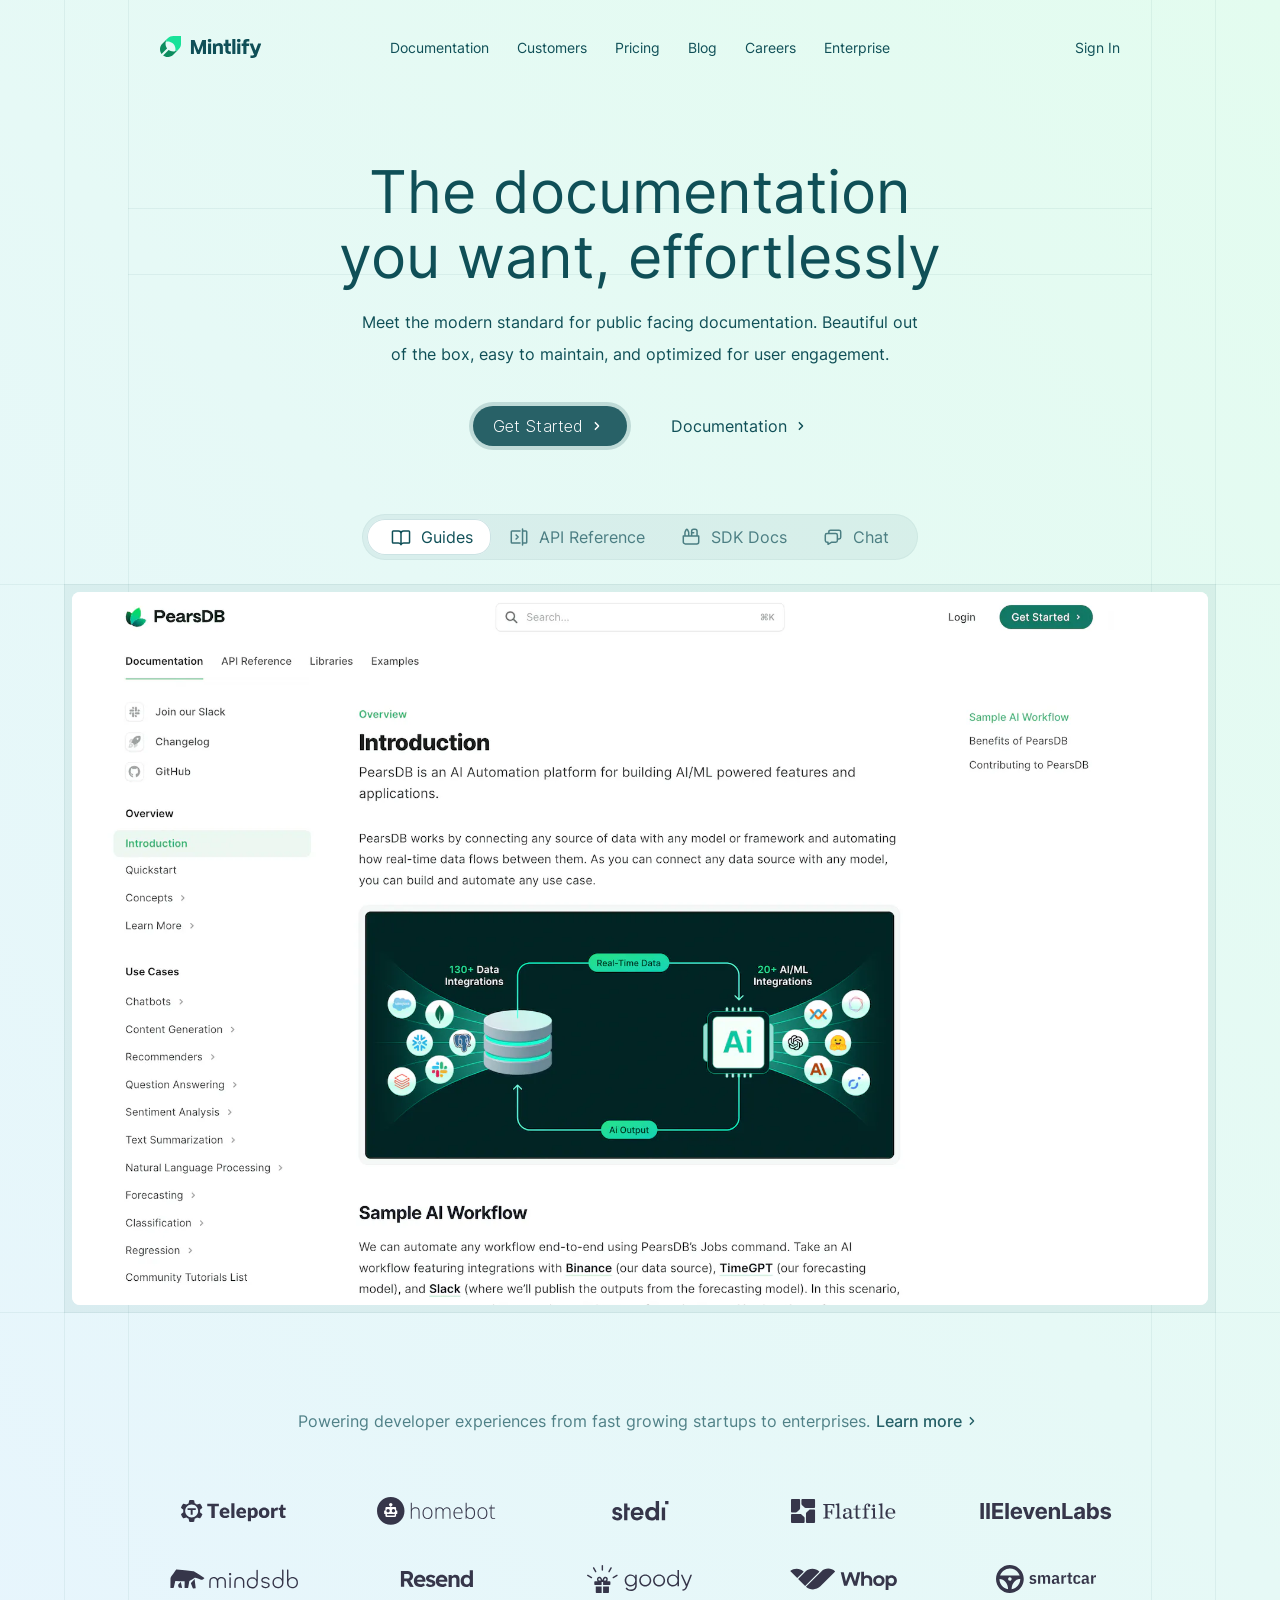
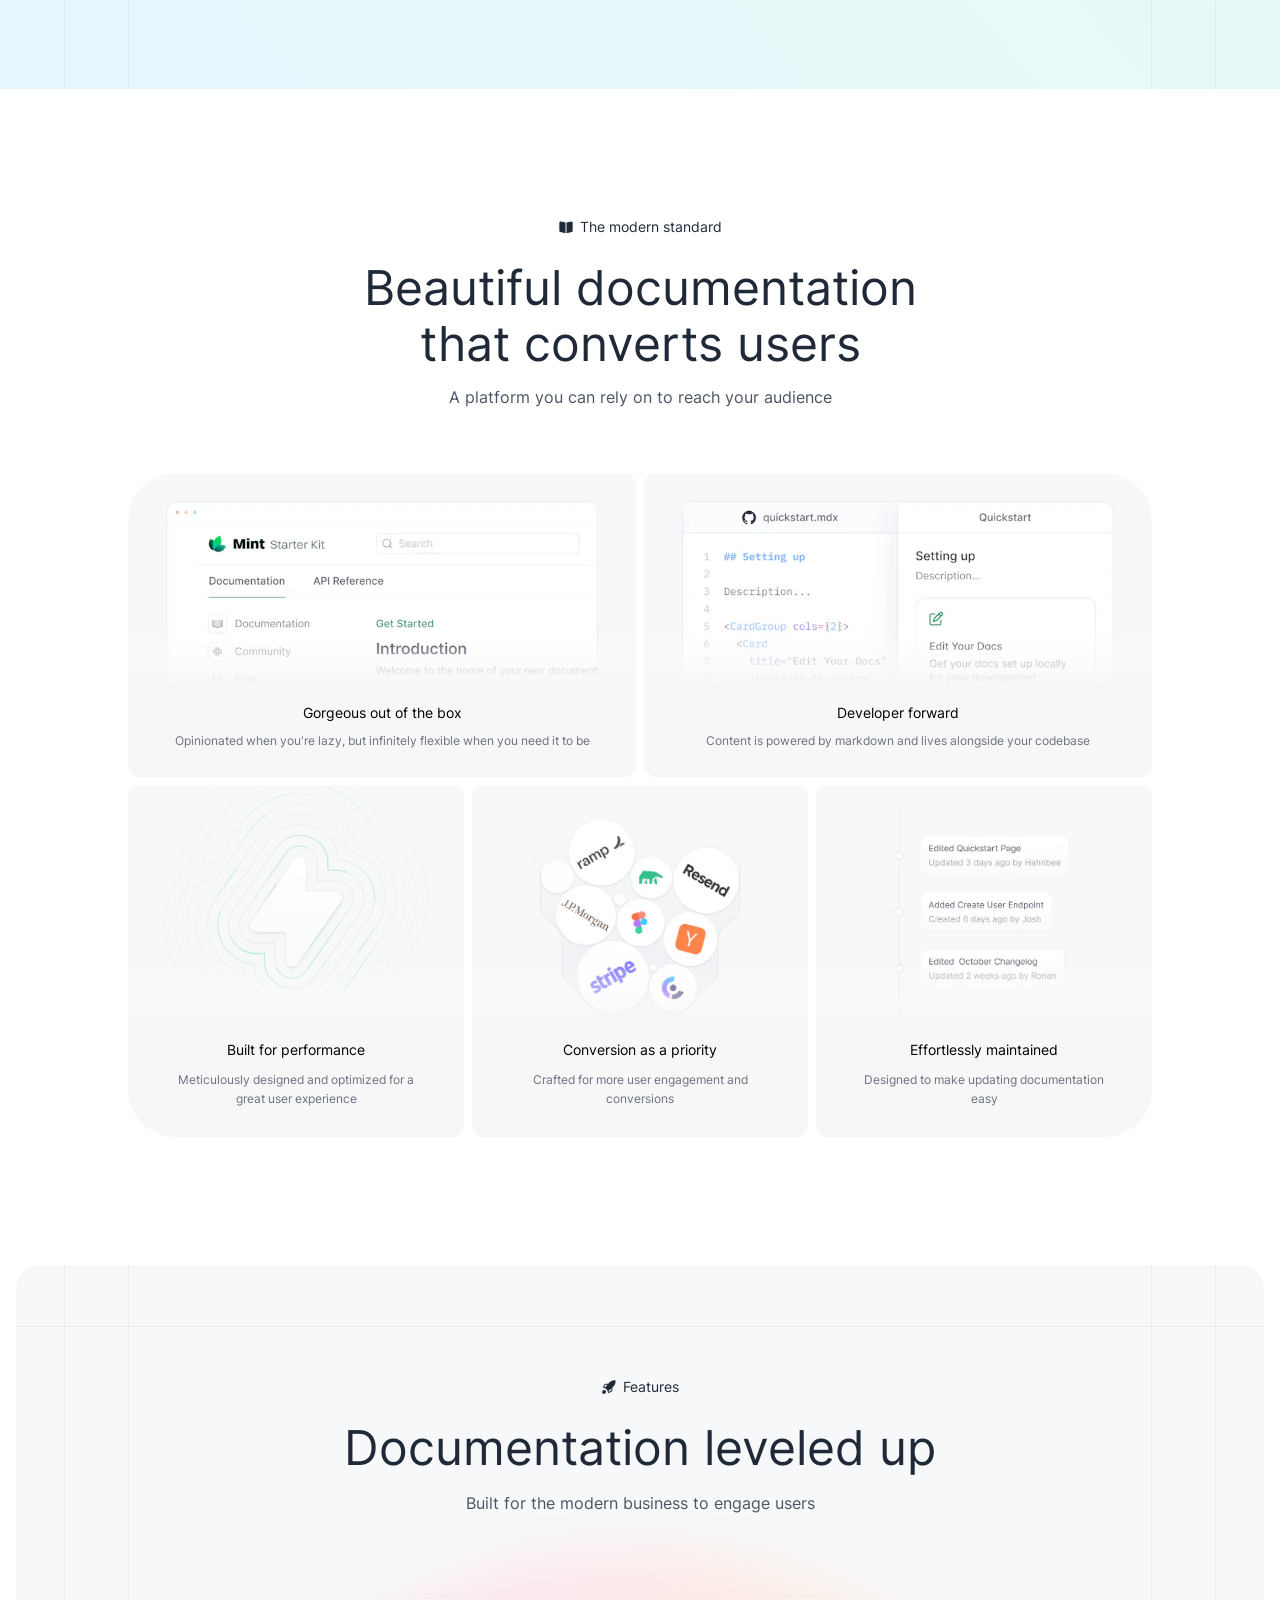
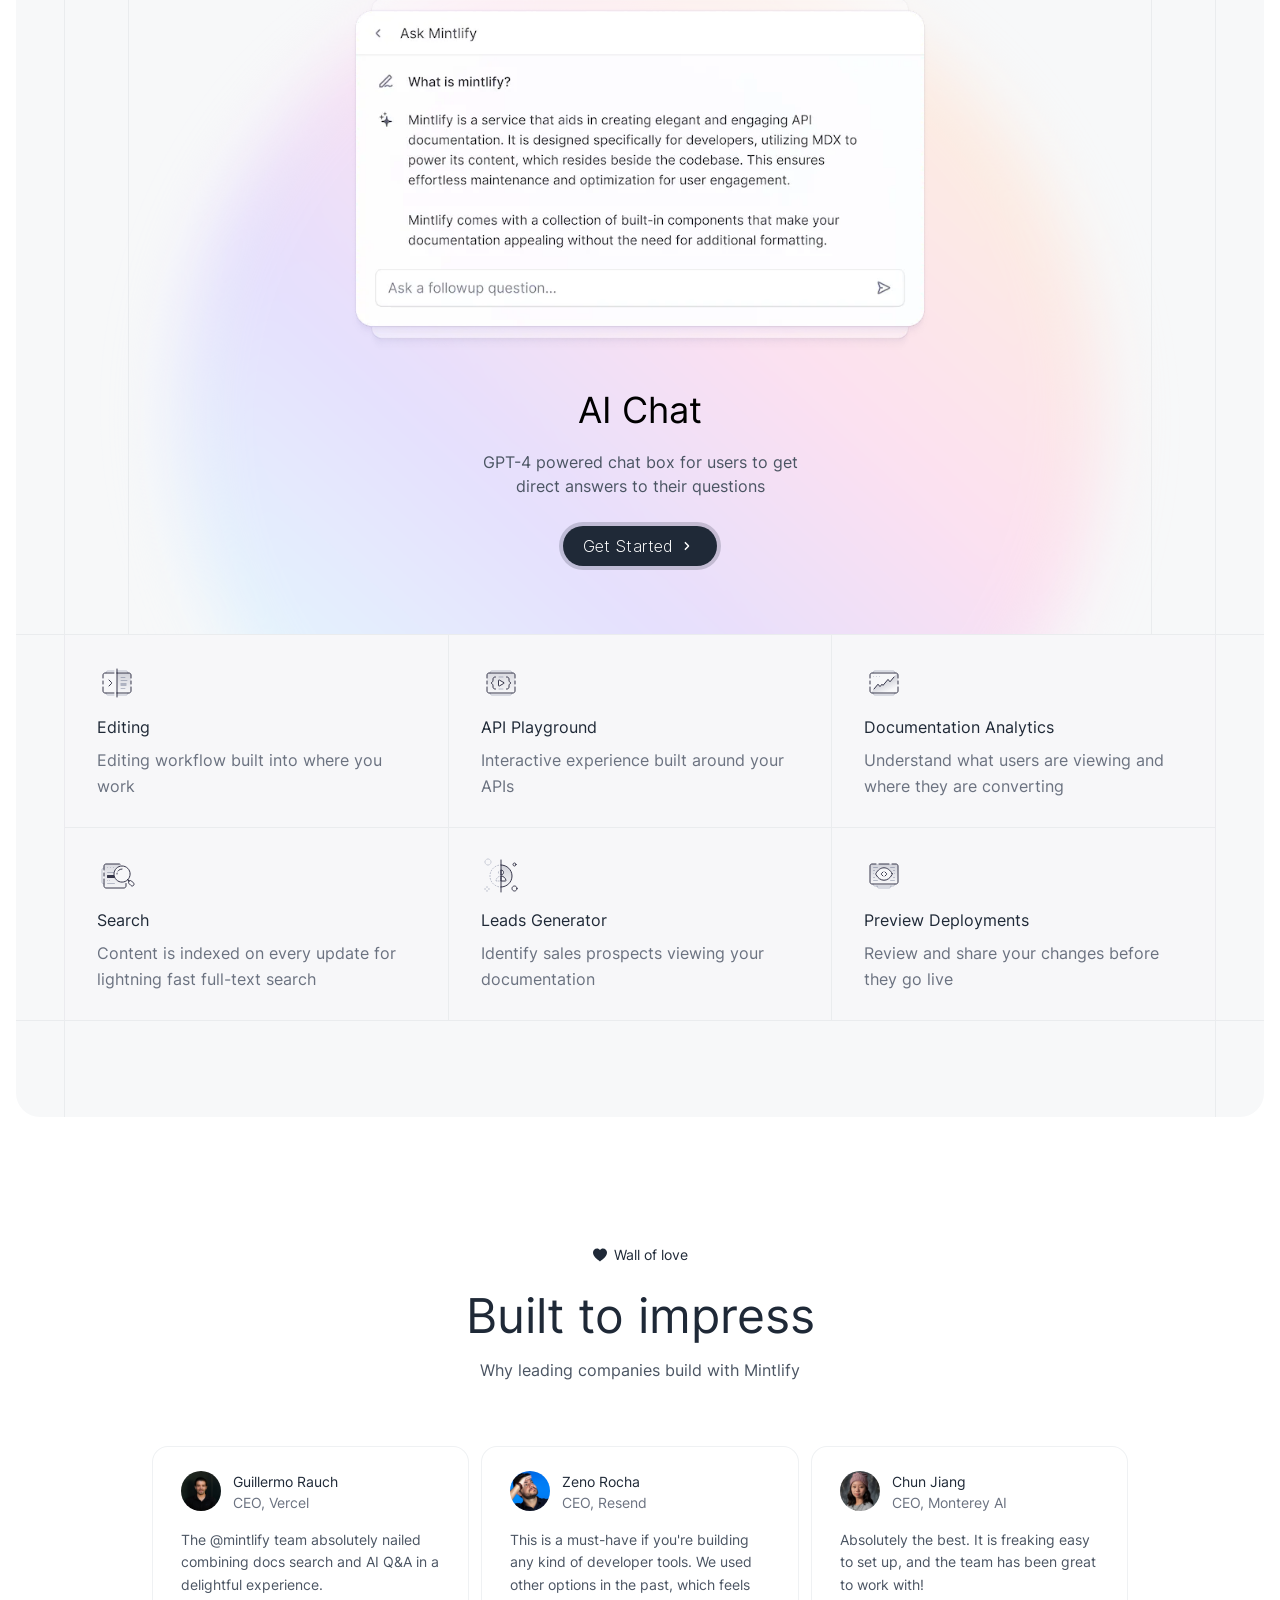
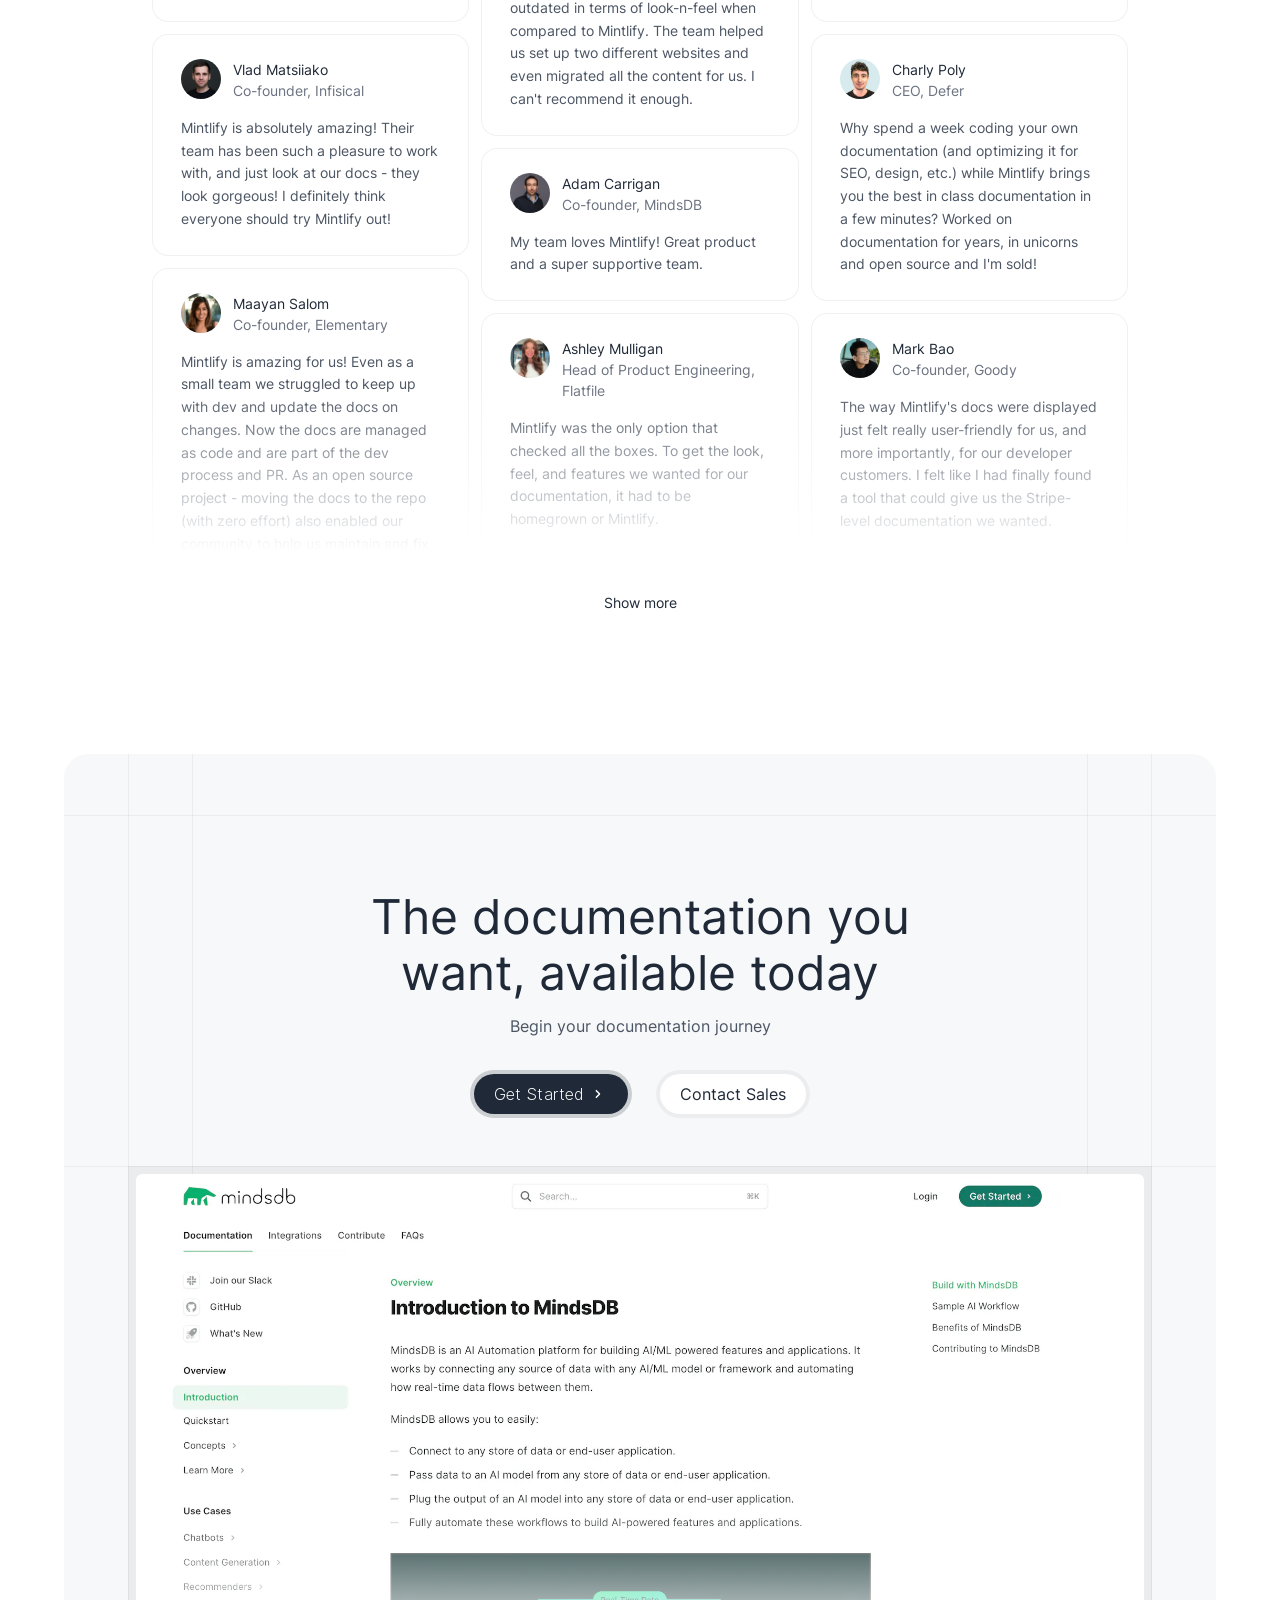
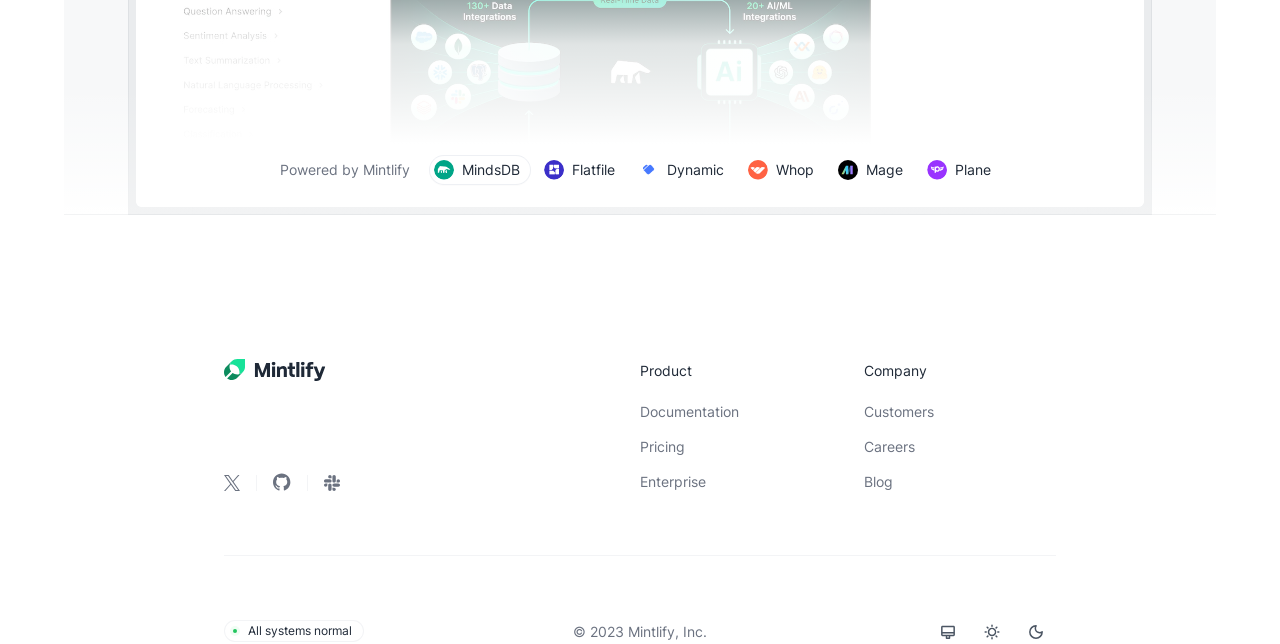
<file: index.html>
<!doctype html>
<html lang="en">
<head>
  <meta charset="utf-8">
  <meta name="viewport" content="width=device-width, initial-scale=1">
  <title>Mintlify — The documentation you want, effortlessly</title>
  <meta name="description" content="Meet the modern standard for public facing documentation. Beautiful out of the box, easy to maintain, and optimized for user engagement.">
  <link rel="stylesheet" href="styles.css">
</head>
<body>

<!-- ================= HERO ================= -->
<header class="hero">
  <div class="guides"></div>

  <nav class="nav">
    <a href="#" class="logo"><img src="imgs/logo-teal.svg" width="103" height="24" alt=""></a>
    <ul class="nav-links">
      <li><a href="#">Documentation</a></li>
      <li><a href="#">Customers</a></li>
      <li><a href="#">Pricing</a></li>
      <li><a href="#">Blog</a></li>
      <li><a href="#">Careers</a></li>
      <li><a href="#">Enterprise</a></li>
    </ul>
    <a href="#" class="nav-signin">Sign In</a>
  </nav>

  <div class="hero-content">
    <div class="hero-rule hero-rule--1"></div>
    <div class="hero-rule hero-rule--2"></div>
    <h1 class="hero-title">The documentation <br>you want, effortlessly</h1>
    <p class="hero-sub">Meet the modern standard for public facing documentation. Beautiful out of the box, easy to maintain, and optimized for user engagement.</p>
    <div class="cta-row cta-row--hero">
      <a href="#" class="btn btn--teal"><span class="t">Get Started</span><img src="imgs/chevron-white.svg" width="20" height="20" alt=""></a>
      <a href="#" class="btn-link"><span class="t">Documentation</span><img src="imgs/chevron-teal.svg" width="20" height="20" alt=""></a>
    </div>

    <div class="tabs">
      <button type="button" class="tab is-active"><img src="imgs/tab-guides.svg" width="20" height="20" alt=""><span class="t">Guides</span></button>
      <button type="button" class="tab"><img src="imgs/tab-api.svg" width="20" height="20" alt=""><span class="t">API Reference</span></button>
      <button type="button" class="tab"><img src="imgs/tab-sdk.svg" width="20" height="20" alt=""><span class="t">SDK Docs</span></button>
      <button type="button" class="tab"><img src="imgs/tab-chat.svg" width="20" height="20" alt=""><span class="t">Chat</span></button>
    </div>
  </div>

  <div class="preview-band">
    <figure class="preview">
      <img src="imgs/hero.png" width="1920" height="1206" alt="Example documentation site for PearsDB built with Mintlify: sidebar navigation, Introduction page and an AI workflow diagram">
    </figure>
  </div>

  <div class="logos">
    <p class="logos-title">Powering developer experiences from fast growing startups to enterprises. <a href="#">Learn more<img src="imgs/chevron-learn.svg" width="20" height="20" alt=""></a></p>
    <ul class="logos-grid">
      <li><img src="imgs/logo-teleport.svg" width="105" height="22" alt="Teleport"></li>
      <li><img src="imgs/logo-homebot.svg" width="119" height="28" alt="homebot"></li>
      <li><img src="imgs/logo-stedi.svg" width="64" height="22" alt="Stedi"></li>
      <li><img src="imgs/logo-flatfile.svg" width="105" height="24" alt="Flatfile"></li>
      <li><img src="imgs/logo-elevenlabs.svg" width="132" height="17" alt="ElevenLabs"></li>
      <li><img src="imgs/logo-mindsdb.svg" width="130" height="20" alt="MindsDB"></li>
      <li><img src="imgs/logo-resend.svg" width="73" height="18" alt="Resend"></li>
      <li><img src="imgs/logo-goody.svg" width="106" height="28" alt="Goody"></li>
      <li><img src="imgs/logo-whop.svg" width="107" height="22" alt="Whop"></li>
      <li><img src="imgs/logo-smartcar.svg" width="100" height="28" alt="Smartcar"></li>
    </ul>
  </div>
</header>

<main>

  <!-- ================= THE MODERN STANDARD ================= -->
  <section class="standard">
    <p class="eyebrow">
      <img src="imgs/eyebrow-standard.svg" width="16" height="16" alt="">
      The modern standard
    </p>
    <h2 class="section-title">Beautiful documentation<br>that converts users</h2>
    <p class="section-sub">A platform you can rely on to reach your audience</p>

    <div class="bento">
      <article class="bento-card bento-card--wide bento-card--1">
        <img class="art" src="imgs/card-gorgeous.png" width="640" height="409" alt="">
        <h3>Gorgeous out of the box</h3>
        <p>Opinionated when you're lazy, but infinitely flexible when you need it to be</p>
      </article>
      <article class="bento-card bento-card--wide bento-card--2">
        <img class="art" src="imgs/card-developer.png" width="640" height="409" alt="">
        <h3>Developer forward</h3>
        <p>Content is powered by markdown and lives alongside your codebase</p>
      </article>
      <article class="bento-card bento-card--3">
        <img class="art" src="imgs/card-performance.png" width="640" height="642" alt="">
        <h3>Built for performance</h3>
        <p>Meticulously designed and optimized for a great user experience</p>
      </article>
      <article class="bento-card bento-card--4">
        <img class="art" src="imgs/card-conversion.png" width="640" height="775" alt="">
        <h3>Conversion as a priority</h3>
        <p>Crafted for more user engagement and conversions</p>
      </article>
      <article class="bento-card bento-card--5">
        <img class="art" src="imgs/card-maintained.png" width="640" height="781" alt="">
        <h3>Effortlessly maintained</h3>
        <p>Designed to make updating documentation easy</p>
      </article>
    </div>
  </section>

  <!-- ================= FEATURES ================= -->
  <section class="panel features">
    <div class="guides guides--panel"></div>
    <div class="panel-inner">
      <p class="eyebrow">
        <img src="imgs/eyebrow-features.svg" width="16" height="16" alt="">
        Features
      </p>
      <h2 class="section-title">Documentation leveled up</h2>
      <p class="section-sub">Built for the modern business to engage users</p>

      <div class="ai">
        <img class="ai-glow" src="imgs/color-wheel.svg" width="928" height="928" alt="">

        <img class="chat" src="imgs/ai-chat.png" width="1080" height="511" alt="Ask Mintlify chat window answering the question &quot;What is mintlify?&quot;">

        <div class="ai-copy">
          <h3>AI Chat</h3>
          <p>GPT-4 powered chat box for users to get <br>direct answers to their questions</p>
          <a href="#" class="btn btn--ink"><span class="t">Get Started</span><img src="imgs/chevron-white.svg" width="20" height="20" alt=""></a>
        </div>
      </div>

      <ul class="feature-grid">
        <li>
          <img src="imgs/icon-editor.svg" width="40" height="40" alt="">
          <h3>Editing</h3>
          <p>Editing workflow built into where you work</p>
        </li>
        <li>
          <img src="imgs/icon-api-playground.svg" width="40" height="40" alt="">
          <h3>API Playground</h3>
          <p>Interactive experience built around your APIs</p>
        </li>
        <li>
          <img src="imgs/icon-analytics.svg" width="40" height="40" alt="">
          <h3>Documentation Analytics</h3>
          <p>Understand what users are viewing and where they are converting</p>
        </li>
        <li>
          <img src="imgs/icon-search.svg" width="40" height="40" alt="">
          <h3>Search</h3>
          <p>Content is indexed on every update for lightning fast full-text search</p>
        </li>
        <li>
          <img src="imgs/icon-leads.svg" width="40" height="40" alt="">
          <h3>Leads Generator</h3>
          <p>Identify sales prospects viewing your documentation</p>
        </li>
        <li>
          <img src="imgs/icon-preview-deployments.svg" width="40" height="40" alt="">
          <h3>Preview Deployments</h3>
          <p>Review and share your changes before they go live</p>
        </li>
      </ul>
      <div class="feature-strip"></div>
    </div>
  </section>

  <!-- ================= TESTIMONIALS ================= -->
  <section class="love">
    <p class="eyebrow">
      <svg viewBox="0 0 16 16"><path class="fill" d="M8 14.4C5.3 12.5 1 9.7 1 5.6 1 3.3 2.8 1.5 5 1.5c1.3 0 2.4.6 3 1.6.6-1 1.7-1.6 3-1.6 2.2 0 4 1.8 4 4.1 0 4.1-4.3 6.9-7 8.8z"/></svg>
      Wall of love
    </p>
    <h2 class="section-title">Built to impress</h2>
    <p class="section-sub">Why leading companies build with Mintlify</p>

    <div class="wall">
      <div class="wall-cols">
        <figure class="quote">
          <figcaption><img class="ava" src="imgs/guillermo.jpg" width="40" height="40" alt=""><span><b>Guillermo Rauch</b><small>CEO, Vercel</small></span></figcaption>
          <blockquote>The @mintlify team absolutely nailed combining docs search and AI Q&amp;A in a delightful experience.</blockquote>
        </figure>
        <figure class="quote">
          <figcaption><img class="ava" src="imgs/vlad.jpg" width="40" height="40" alt=""><span><b>Vlad Matsiiako</b><small>Co-founder, Infisical</small></span></figcaption>
          <blockquote>Mintlify is absolutely amazing! Their team has been such a pleasure to work with, and just look at our docs - they look gorgeous! I definitely think everyone should try Mintlify out!</blockquote>
        </figure>
        <figure class="quote">
          <figcaption><img class="ava" src="imgs/maayan.jpg" width="40" height="40" alt=""><span><b>Maayan Salom</b><small>Co-founder, Elementary</small></span></figcaption>
          <blockquote>Mintlify is amazing for us! Even as a small team we struggled to keep up with dev and update the docs on changes. Now the docs are managed as code and are part of the dev process and PR. As an open source project - moving the docs to the repo (with zero effort) also enabled our community to help us maintain and fix problems as contributors. Our devs and our users love it.</blockquote>
        </figure>

        <figure class="quote">
          <figcaption><img class="ava" src="imgs/zeno.jpg" width="40" height="40" alt=""><span><b>Zeno Rocha</b><small>CEO, Resend</small></span></figcaption>
          <blockquote>This is a must-have if you're building any kind of developer tools. We used other options in the past, which feels outdated in terms of look-n-feel when compared to Mintlify. The team helped us set up two different websites and even migrated all the content for us. I can't recommend it enough.</blockquote>
        </figure>
        <figure class="quote">
          <figcaption><img class="ava" src="imgs/adam.jpg" width="40" height="40" alt=""><span><b>Adam Carrigan</b><small>Co-founder, MindsDB</small></span></figcaption>
          <blockquote>My team loves Mintlify! Great product and a super supportive team.</blockquote>
        </figure>
        <figure class="quote">
          <figcaption><img class="ava" src="imgs/ashley.jpg" width="40" height="40" alt=""><span><b>Ashley Mulligan</b><small>Head of Product Engineering, Flatfile</small></span></figcaption>
          <blockquote>Mintlify was the only option that checked all the boxes. To get the look, feel, and features we wanted for our documentation, it had to be homegrown or Mintlify.</blockquote>
        </figure>

        <figure class="quote">
          <figcaption><img class="ava" src="imgs/chun.jpg" width="40" height="40" alt=""><span><b>Chun Jiang</b><small>CEO, Monterey AI</small></span></figcaption>
          <blockquote>Absolutely the best. It is freaking easy to set up, and the team has been great to work with!</blockquote>
        </figure>
        <figure class="quote">
          <figcaption><img class="ava" src="imgs/charly.jpg" width="40" height="40" alt=""><span><b>Charly Poly</b><small>CEO, Defer</small></span></figcaption>
          <blockquote>Why spend a week coding your own documentation (and optimizing it for SEO, design, etc.) while Mintlify brings you the best in class documentation in a few minutes? Worked on documentation for years, in unicorns and open source and I'm sold!</blockquote>
        </figure>
        <figure class="quote">
          <figcaption><img class="ava" src="imgs/mark.jpg" width="40" height="40" alt=""><span><b>Mark Bao</b><small>Co-founder, Goody</small></span></figcaption>
          <blockquote>The way Mintlify's docs were displayed just felt really user-friendly for us, and more importantly, for our developer customers. I felt like I had finally found a tool that could give us the Stripe-level documentation we wanted.</blockquote>
        </figure>
      </div>
      <div class="wall-fade"><a href="#" class="show-more">Show more</a></div>
    </div>
  </section>

  <!-- ================= FINAL CTA ================= -->
  <section class="panel final">
    <div class="guides guides--final"></div>
    <div class="panel-inner">
      <h2 class="section-title">The documentation you<br>want, available today</h2>
      <p class="section-sub">Begin your documentation journey</p>
      <div class="cta-row cta-row--final">
        <a href="#" class="btn btn--ink"><span class="t">Get Started</span><img src="imgs/chevron-white.svg" width="20" height="20" alt=""></a>
        <a href="#" class="btn btn--ghost"><span class="t">Contact Sales</span></a>
      </div>

      <figure class="showcase">
        <div class="showcase-shot">
          <img src="imgs/mindsdb-docs.png" width="1920" height="1206" alt="MindsDB documentation site built with Mintlify">
        </div>
        <figcaption class="powered">
          <span class="powered-label">Powered by Mintlify</span>
          <a href="#" class="pw is-active"><img src="imgs/pw-mindsdb.png" width="20" height="20" alt=""><span class="t">MindsDB</span></a>
          <a href="#" class="pw"><img src="imgs/pw-flatfile.png" width="20" height="20" alt=""><span class="t">Flatfile</span></a>
          <a href="#" class="pw"><img src="imgs/pw-dynamic.png" width="20" height="20" alt=""><span class="t">Dynamic</span></a>
          <a href="#" class="pw"><img src="imgs/pw-whop.png" width="20" height="20" alt=""><span class="t">Whop</span></a>
          <a href="#" class="pw"><img src="imgs/pw-mage.svg" width="20" height="20" alt=""><span class="t">Mage</span></a>
          <a href="#" class="pw"><img src="imgs/pw-plane.png" width="20" height="20" alt=""><span class="t">Plane</span></a>
        </figcaption>
      </figure>
    </div>
  </section>
</main>

<!-- ================= FOOTER ================= -->
<footer class="footer">
  <div class="footer-top">
    <div class="footer-brand">
      <a href="#" class="logo"><img src="imgs/logo.svg" width="103" height="24" alt=""></a>
      <ul class="socials">
        <li><a href="#"><img src="imgs/social-x.svg" width="16" height="16" alt=""></a></li>
        <li><a href="#"><img src="imgs/social-github.svg" width="18" height="18" alt=""></a></li>
        <li><a href="#"><img src="imgs/social-slack.svg" width="16" height="16" alt=""></a></li>
      </ul>
    </div>
    <nav class="footer-col">
      <h2>Product</h2>
      <ul><li><a href="#">Documentation</a></li><li><a href="#">Pricing</a></li><li><a href="#">Enterprise</a></li></ul>
    </nav>
    <nav class="footer-col">
      <h2>Company</h2>
      <ul><li><a href="#">Customers</a></li><li><a href="#">Careers</a></li><li><a href="#">Blog</a></li></ul>
    </nav>
  </div>

  <div class="footer-bottom">
    <div class="footer-cell"><a href="#" class="status"><span class="status-dot"></span><span class="t">All systems normal</span></a></div>
    <p class="copy">© 2023 Mintlify, Inc.</p>
    <div class="theme">
      <button type="button"><img src="imgs/theme-1.svg" width="16" height="16" alt=""></button>
      <button type="button"><img src="imgs/theme-2.svg" width="16" height="16" alt=""></button>
      <button type="button"><img src="imgs/theme-3.svg" width="16" height="16" alt=""></button>
    </div>
  </div>
</footer>

</body>
</html>
</file>
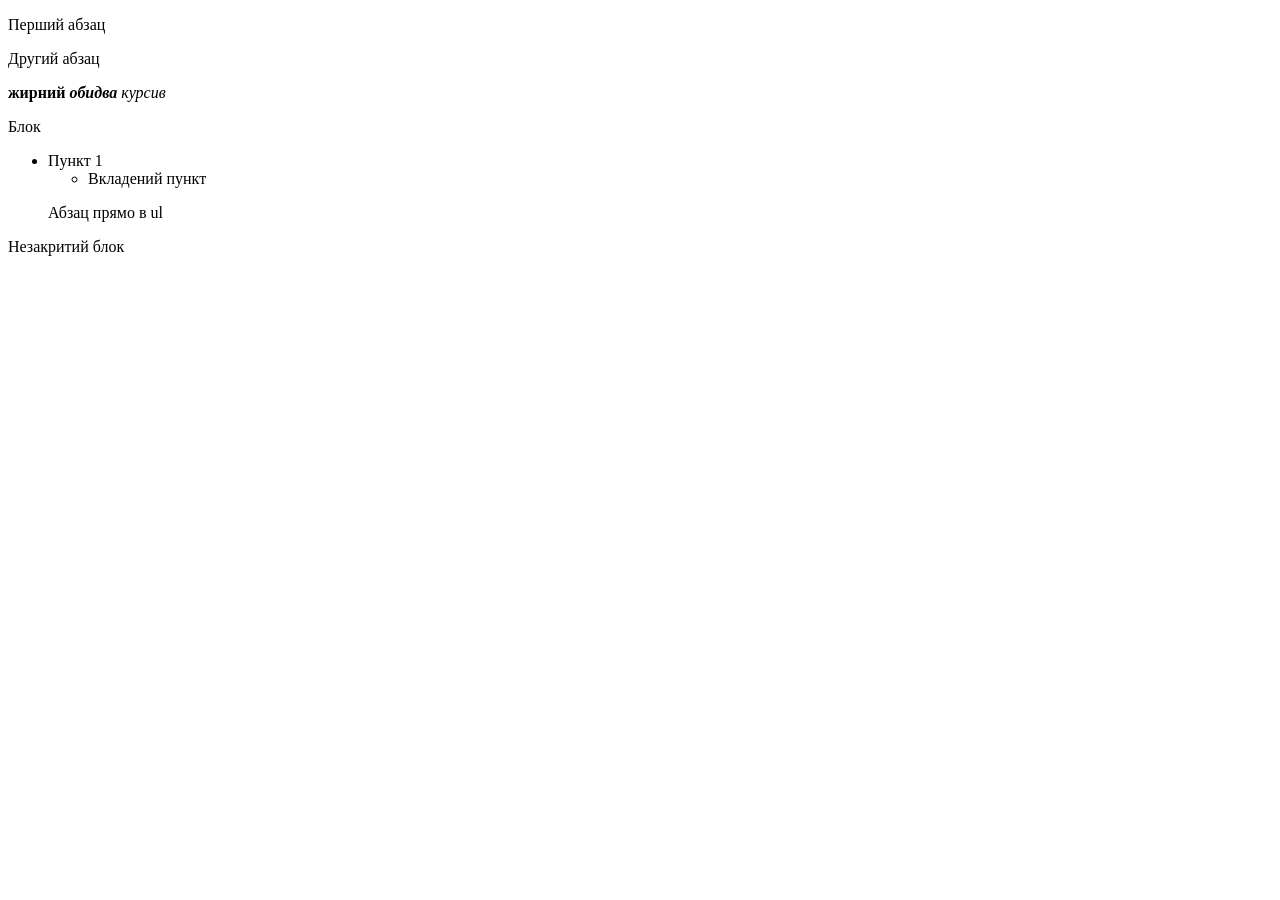
<file: parser-test.html>
<!DOCTYPE html>
<html lang="uk">
<head>
  <meta charset="utf-8">
  <title>Тест парсера</title>
</head>
<body>
  <!-- 1. Незакритий елемент -->
  <p>Перший абзац
  <p>Другий абзац

  <!-- 2. Перетин елементів -->
  <p><b>жирний <i>обидва</b> курсив</i></p>

  <!-- 3. Блоковий елемент усередині p -->
  <p><div>Блок</div></p>

  <!-- 4. Некоректна вкладеність у списку -->
  <ul>
    <li>Пункт 1</li>
    <ul>
      <li>Вкладений пункт</li>
    </ul>
    <p>Абзац прямо в ul</p>
  </ul>

  <!-- 5. Незакритий div -->
  <div>Незакритий блок
</body>
</html>
</file>
<file: styles.css>
/* Mintlify landing, 1440px mockup */
:root {
    --teal: #0f4f57;
    --ink: #1f2937;
    --muted: #6b7280;
    --line: rgba(17, 24, 39, .05);
    --rule: rgba(40, 97, 103, .07);
}

/* Base */
*, *::before, *::after {
    box-sizing: border-box;
}
html {
    -webkit-text-size-adjust: 100%;
    /* A real page colour: without it blend modes (the Difference overlay) have nothing to compare white areas with */
    background: #fff;
    /* No scrollbar, as in the mockup: the page width stays even and the layout centres on whole pixels */
    scrollbar-width: none;
}
body {
    margin: 0;
    color: var(--ink);
    font: 16px/1.5 "Inter Figma", sans-serif;
    -webkit-font-smoothing: antialiased;
    overflow-x: hidden;
}
/* Own layers: Chrome then smooths text in greyscale, as Figma does, instead of coloured ClearType.
   The layers must start on whole pixels, so the header and main heights are rounded up
   and the same fraction is taken off the padding of the block that follows */
.hero, main, .footer {
    will-change: transform;
}
main {
    padding-bottom: .532px;
}
img {
    max-width: 100%;
    display: block;
}
a {
    color: inherit;
    text-decoration: none;
}
h1, h2, h3, p, ul, figure, blockquote {
    margin: 0;
    padding: 0;
}
h1, h2, h3, b {
    font: inherit;
}
ul {
    list-style: none;
}
button {
    font: inherit;
    color: inherit;
    background: none;
    border: 0;
    padding: 0;
    cursor: pointer;
}
.fill {
    fill: currentColor;
}
.t {
    position: relative;
}

/* Decorative lines */
.guides, .guides::before {
    position: absolute;
    box-shadow: inset 1px 0 var(--guide, var(--rule)), inset -1px 0 var(--guide, var(--rule));
}
.guides {
    top: 0;
    bottom: 0;
    left: 50%;
    width: 1152px;
    transform: translateX(-50%);
    pointer-events: none;
}
.guides::before {
    content: "";
    inset: 0 64px;
}
.preview-band::before, .preview-band::after, .panel::before, .feature-grid::before, .feature-grid::after, .showcase::before, .footer-bottom::before {
    content: "";
    position: absolute;
    left: 0;
    right: 0;
    height: 1px;
    background: var(--line);
}

/* Buttons */
.btn, .btn-link {
    display: inline-flex;
    align-items: center;
    gap: 4px;
}
.btn {
    justify-content: center;
    height: 40px;
    padding: 0 20px;
    border-radius: 999px;
    white-space: nowrap;
}
.btn--teal {
    background: #286167;
    color: #fff;
    box-shadow: 0 0 0 4px rgba(40, 97, 103, .2);
}
.btn--ink {
    background: var(--ink);
    color: #fff;
    box-shadow: 0 0 0 4px rgba(31, 41, 55, .2);
}
.btn--ghost {
    background: #fff;
    box-shadow: 0 0 0 4px #ecedef;
}
.btn--teal .t, .btn--ink .t {
    font-family: "Inter Figma Thin", sans-serif;
    font-weight: 270;
    letter-spacing: .114px;
}
.btn--teal .t, .btn-link .t {
    top: .58px;
}
.btn--ink .t {
    top: .14px;
}
.btn--ghost .t {
    top: -.04px;
}
.cta-row {
    display: flex;
    flex-wrap: wrap;
    justify-content: center;
    align-items: center;
    gap: 16px 44px;
    margin-top: 36px;
}
.cta-row--hero .btn--teal {
    margin-left: 4px;
}
.cta-row--final {
    gap: 16px 32px;
}

/* Hero */
.hero {
    position: relative;
    padding-bottom: 75.891px;
    overflow: hidden;
    background: linear-gradient(49.55deg, #e7f5fd 0%, #e6f9f6 50%, #e3fcef 100%);
    color: var(--teal);
}
.nav {
    position: relative;
    display: flex;
    align-items: center;
    justify-content: space-between;
    max-width: 960px;
    height: 96px;
    margin: 0 auto;
    font-size: 14px;
    line-height: 20px;
}
.logo {
    display: block;
    height: 24px;
}
.nav-links {
    position: absolute;
    left: 50%;
    top: 38px;
    transform: translateX(-50%);
    display: flex;
    gap: 28px;
}
.nav-links a, .nav-signin {
    position: relative;
    top: .07px;
}
.hero-content {
    text-align: center;
    padding: 0 16px;
}
.hero-rule {
    position: absolute;
    left: 50%;
    width: 1024px;
    height: 1px;
    transform: translateX(-50%);
    background: var(--rule);
}
.hero-rule--1 {
    top: 208px;
}
.hero-rule--2 {
    top: 273.59px;
}
.hero-title {
    position: relative;
    top: -.2px;
    margin-top: 64.1px;
    font-size: 59.297px;
    line-height: 64.8px;
}
.hero-sub {
    position: relative;
    top: .57px;
    max-width: 576px;
    margin: 15.89px auto 0;
    line-height: 32px;
}

/* Tabs */
.tabs {
    display: flex;
    width: max-content;
    max-width: 100%;
    gap: 4px;
    margin: 68px auto 0;
    padding: 5px 13px;
    border-radius: 999px;
    background: var(--rule);
    box-shadow: inset 0 0 0 1px rgba(40, 97, 103, .05);
    overflow-x: auto;
    scrollbar-width: none;
}
.tab {
    position: relative;
    display: flex;
    align-items: center;
    gap: 10px;
    height: 36px;
    padding: 0 16px;
    line-height: 24px;
    color: rgba(15, 79, 87, .7);
    white-space: nowrap;
}
.tab .t {
    top: .44px;
}
.tab.is-active {
    color: var(--teal);
    isolation: isolate;
}
.tab.is-active::before {
    content: "";
    position: absolute;
    inset: 0 auto 0 -8px;
    width: 124px;
    z-index: -1;
    border-radius: 18px 16px 16px 18px;
    background: #fff;
    box-shadow: inset 0 0 0 1px #cce3e4;
}

/* Product preview */
.preview-band {
    position: relative;
    margin-top: 24px;
}
.preview-band::before, .preview-band::after {
    background: var(--rule);
}
.preview-band::before {
    top: 0;
    z-index: 1;
}
.preview-band::after {
    bottom: 0;
}
.preview {
    width: 1152px;
    max-width: 100%;
    margin: 0 auto;
    padding: 8px;
    background: var(--rule);
}
.preview img {
    width: 100%;
    height: auto;
    aspect-ratio: 1136 / 713.55;
    object-fit: cover;
    object-position: top;
    border-radius: 8px;
    background: #fff;
}

/* Logos */
.logos {
    max-width: 1024px;
    margin: 96px auto 0;
    text-align: center;
}
.logos-title {
    position: relative;
    top: .15px;
    padding: 0 16px;
    color: rgba(15, 79, 87, .7);
}
.logos-title a {
    display: inline-flex;
    align-items: center;
    vertical-align: top;
    height: 24px;
    margin-left: 1.48px;
    color: rgba(15, 79, 87, .9);
    font-weight: 500;
}
.logos-grid {
    display: grid;
    grid-template-columns: repeat(5, minmax(0, 1fr));
    grid-auto-rows: 68px;
    max-width: 1016px;
    margin: 44px auto 0;
}
.logos-grid img {
    height: auto;
}
.logos-grid li {
    display: flex;
    align-items: center;
    justify-content: center;
}

/* Section headings */
.eyebrow {
    position: relative;
    top: -.2px;
    display: flex;
    justify-content: center;
    align-items: center;
    gap: 6px;
    height: 20px;
    font-size: 14px;
    line-height: 20px;
}
.eyebrow svg {
    width: 16px;
    height: 16px;
}
.standard .eyebrow {
    top: .1px;
}
.love .eyebrow {
    top: .5px;
}
.section-title {
    position: relative;
    top: -.4px;
    margin-top: 23.4px;
    font-size: 48px;
    line-height: 55.2px;
}
.section-sub {
    position: relative;
    top: .08px;
    margin-top: 14.59px;
    color: #4b5563;
}
.standard .section-title, .final .section-title {
    line-height: 56px;
}
.standard .section-title {
    top: -.2px;
    margin-top: 23.19px;
}
.love .section-title {
    top: .02px;
}
.final .section-title {
    top: -.28px;
    margin-top: -.81px;
}
.standard .section-sub, .final .section-sub {
    margin-top: 13.18px;
}

/* The modern standard */
.standard, .love {
    padding: 128px 16px 0;
    text-align: center;
}
.standard {
    padding-top: 127.907px;
}
.bento {
    display: grid;
    grid-template-columns: repeat(6, 1fr);
    grid-template-rows: 304px 352px;
    gap: 8px;
    max-width: 1024px;
    margin: 64px auto 0;
}
.bento-card {
    position: relative;
    grid-column: span 2;
    display: flex;
    flex-direction: column;
    justify-content: flex-end;
    padding: 0 24px 28.25px;
    border-radius: 12px;
    background: #f7f8f9;
    overflow: hidden;
}
.bento-card::after {
    content: "";
    position: absolute;
    inset: 50% 0 0;
    background: linear-gradient(180deg, rgba(255, 255, 255, 0) 0%, rgba(253, 253, 253.25, .25) 10%, rgba(251, 251, 251.5, .5) 20%, rgba(249, 249, 249.75, .75) 30%, #f7f7f8 40%);
}
.bento-card--wide {
    grid-column: span 3;
    padding-bottom: 28px;
}
.bento-card--1 {
    border-top-left-radius: 48px;
}
.bento-card--2 {
    border-top-right-radius: 48px;
}
.bento-card--3 {
    border-bottom-left-radius: 48px;
}
.bento-card--5 {
    border-bottom-right-radius: 48px;
}
.bento-card h3, .bento-card p {
    position: relative;
    z-index: 1;
}
.bento-card h3 {
    top: -.2px;
    font-size: 14px;
    line-height: 20px;
    color: #000;
}
.bento-card p {
    top: -.2px;
    max-width: 440px;
    margin: 10px auto 0;
    font-size: 12px;
    line-height: 16px;
    color: var(--muted);
}
.bento-card:not(.bento-card--wide) h3 {
}
.bento-card:not(.bento-card--wide) p {
    top: -.2px;
    max-width: 250px;
    margin-top: 9.75px;
    line-height: 19.5px;
}
.art {
    position: absolute;
    left: 7.5%;
    width: 85%;
    bottom: 0;
    height: auto;
}
.bento-card--3 .art {
    bottom: 64px;
}
.bento-card--4 .art {
    bottom: 16px;
}
.bento-card--5 .art {
    left: 10.12%;
    width: 80%;
    bottom: 24.26px;
}

/* Panels */
.panel {
    --guide: var(--line);
    position: relative;
    margin: 0 auto;
    border-radius: 24px;
    background: #f7f8f9;
    overflow: hidden;
    text-align: center;
}
.panel::before {
    top: 60.8px;
}
.panel-inner {
    position: relative;
    padding: 0 16px;
}

/* Features */
.features {
    max-width: calc(100% - 32px);
    width: 1408px;
    margin-top: 128px;
    padding-top: 112px;
}
.guides--panel {
    bottom: auto;
    height: 968.3px;
}
.ai {
    position: relative;
    height: 719.11px;
    margin: 0 -16px;
    padding-top: 64px;
    overflow: hidden;
}
.ai-glow {
    position: absolute;
    left: 50%;
    top: 38.8px;
    max-width: none;
    margin-left: -464px;
    filter: blur(32px);
    transform: rotate(155.98deg);
}
.chat {
    position: relative;
    width: 852px;
    height: auto;
    margin: 0 auto;
}
.ai-copy {
    position: relative;
    margin-top: 8px;
}
.ai-copy h3 {
    position: relative;
    top: .45px;
    font-size: 36px;
    line-height: 40px;
    color: #000;
}
.ai-copy p {
    position: relative;
    top: .57px;
    margin: 20px 0 28px;
    color: #4b5563;
}
.feature-grid {
    position: relative;
    display: grid;
    grid-template-columns: repeat(3, 1fr);
    grid-auto-rows: 192px;
    gap: 1px;
    width: 1152px;
    max-width: 100%;
    margin: 1px auto 0;
    padding: 0 1px;
    background: var(--line);
    box-shadow: inset 1px 0 #ebebef, inset -1px 0 #ebebef;
    text-align: left;
}
.feature-grid::before, .feature-grid::after {
    left: -200vw;
    right: -200vw;
}
.feature-grid::before {
    top: -1px;
}
.feature-grid::after {
    top: 100%;
}
.feature-grid li {
    padding: 28px 32px 0;
    background: #f7f7f9;
}
.feature-grid h3 {
    position: relative;
    top: .5px;
    margin-top: 12px;
}
.feature-grid p {
    position: relative;
    top: .52px;
    margin-top: 8px;
    line-height: 26px;
    color: var(--muted);
}
.feature-strip {
    width: 1152px;
    max-width: 100%;
    height: 96px;
    margin: 1px auto 0;
    box-shadow: inset 1px 0 var(--line), inset -1px 0 var(--line);
}

/* Testimonials */
.wall {
    position: relative;
    max-width: 976px;
    height: 780px;
    margin: 64px auto 0;
    overflow: hidden;
    text-align: left;
}
.wall-cols {
    column-count: 3;
    column-gap: 12px;
}
.quote {
    break-inside: avoid;
    margin-bottom: 12px;
    padding: 25px 29px 25.25px;
    border-radius: 16px;
    background: #fff;
    box-shadow: inset 0 0 0 1px #eff1f3;
    font-size: 14px;
}
.quote figcaption {
    display: flex;
    align-items: flex-start;
    gap: 12px;
}
.quote figcaption > span {
    padding-top: 1px;
}
.quote b {
    display: block;
    line-height: 20px;
}
.quote small {
    position: relative;
    top: .09px;
    display: block;
    font-size: 14px;
    color: var(--muted);
}
.quote blockquote {
    position: relative;
    top: .2px;
    margin-top: 15.75px;
    line-height: 22.75px;
    color: #4b5563;
}
.ava {
    border-radius: 50%;
    flex: none;
    object-fit: cover;
    background: #e5e7eb;
}
.wall-fade {
    position: absolute;
    inset: auto 0 0;
    display: flex;
    align-items: flex-end;
    justify-content: center;
    height: 240px;
    padding-bottom: 7.75px;
    background: linear-gradient(180deg, rgba(255, 255, 255, 0) 0%, #fff 69%);
}
.show-more {
    position: relative;
    top: .3px;
    padding: 7px 15px;
    font-size: 14px;
    line-height: 17px;
}

/* Final CTA */
.final {
    width: 1152px;
    max-width: calc(100% - 32px);
    margin-top: 128.25px;
    padding-top: 136px;
    border-radius: 24px 24px 0 0;
}
.final::after {
    content: "";
    position: absolute;
    inset: auto 0 0;
    height: 128px;
    box-shadow: inset 0 -1px var(--line);
    background: linear-gradient(180deg, rgba(255, 255, 255, 0), #fff);
}
.guides--final {
    width: 896px;
}
.guides--final::before {
    inset: 0 -64px;
}
.showcase {
    position: relative;
    z-index: 1;
    width: 1024px;
    max-width: 100%;
    margin: 52px auto 0;
    padding: 8px;
    background: var(--line);
}
.showcase::before {
    left: -64px;
    right: -64px;
    top: 0;
}
.showcase-shot {
    position: relative;
    height: 633.14px;
    overflow: hidden;
    border-radius: 6px;
    background: #fff;
}
.showcase-shot img {
    width: 100%;
    height: auto;
}
.showcase-shot::after {
    content: "";
    position: absolute;
    inset: 316.58px 0 0;
    background: linear-gradient(180deg, rgba(255, 255, 255, 0) 0%, rgba(255, 255, 255, .88) 48.5%, #fff 80%);
}
.powered {
    position: absolute;
    inset: auto 8px 31.72px;
    display: flex;
    flex-wrap: wrap;
    justify-content: center;
    align-items: center;
    gap: 8px 10px;
    font-size: 14px;
    line-height: 20px;
    color: var(--muted);
}
.powered-label {
    margin-right: 10px;
}
.powered-label, .pw .t {
    position: relative;
    top: .2px;
}
.pw {
    display: flex;
    align-items: center;
    gap: 8px;
    height: 28px;
    padding: 0 10px 0 4px;
    border-radius: 999px;
    color: var(--ink);
}
.pw img {
    border-radius: 50%;
}
.pw.is-active {
    background: #fff;
    box-shadow: 0 0 0 1px #eef0f4, 0 1px 2px rgba(16, 24, 40, .05);
}

/* Footer */
.footer {
    max-width: 832px;
    margin: 0 auto;
    padding: 143.469px 16px 0;
    box-sizing: content-box;
}
.footer-top {
    display: grid;
    grid-template-columns: 416px 224px 192px;
}
.footer-brand {
    display: flex;
    flex-direction: column;
    align-items: flex-start;
}
.socials, .socials li {
    display: flex;
    align-items: flex-end;
}
.socials {
    height: 18px;
    margin-top: 90px;
}
.socials li + li::before {
    content: "";
    width: 1px;
    height: 16px;
    margin: 0 16px;
    background: #f3f4f6;
}
.footer-col h2, .footer-col a {
    position: relative;
    font-size: 14px;
}
.footer-col h2 {
    top: 1.01px;
    padding-top: .5px;
    line-height: 20px;
}
.footer-col ul {
    display: grid;
    gap: 14px;
    margin-top: 20.5px;
}
.footer-col a {
    top: .6px;
    display: block;
    line-height: 21px;
    color: var(--muted);
}
.footer-bottom {
    position: relative;
    display: grid;
    grid-template-columns: repeat(3, 1fr);
    align-items: start;
    margin-top: 64px;
    padding-top: 65px;
}
.footer-bottom::before {
    top: 0;
    background: #f3f4f6;
}
.footer-cell {
    display: flex;
    align-items: center;
}
.status {
    display: inline-flex;
    align-items: center;
    gap: 8px;
    height: 22px;
    padding: 0 12px 0 6px;
    border-radius: 999px;
    box-shadow: inset 0 0 0 1px #f3f4f6;
    font-size: 12px;
    line-height: 16px;
}
.status .t {
    top: -.2px;
}
.status-dot {
    position: relative;
    width: 10px;
    height: 10px;
    border-radius: 50%;
    background: #f0fdf4;
}
.status-dot::after {
    content: "";
    position: absolute;
    inset: 3px;
    border-radius: 50%;
    background: #22c55e;
}
.copy {
    position: relative;
    top: .6px;
    text-align: center;
    font-size: 14px;
    color: var(--muted);
}
.theme {
    display: flex;
    justify-self: end;
    gap: 4px;
}
.theme button {
    display: flex;
    align-items: center;
    justify-content: center;
    width: 40px;
    height: 24px;
}


/* Inter 3.19 (the version Figma renders with), embedded and reduced to the characters in use.
   The family names are unique so that fonts added by browser extensions cannot replace them */
@font-face {
    font-family: "Inter Figma";  font-weight: 400;  font-style: normal;  src: url("[data-uri]") format("woff2");
}
@font-face {
    font-family: "Inter Figma";  font-weight: 500;  font-style: normal;  src: url("[data-uri]") format("woff2");
}
@font-face {
    font-family: "Inter Figma Thin";  font-weight: 270;  font-style: normal;  src: url("[data-uri]") format("woff2");
}
</file>
